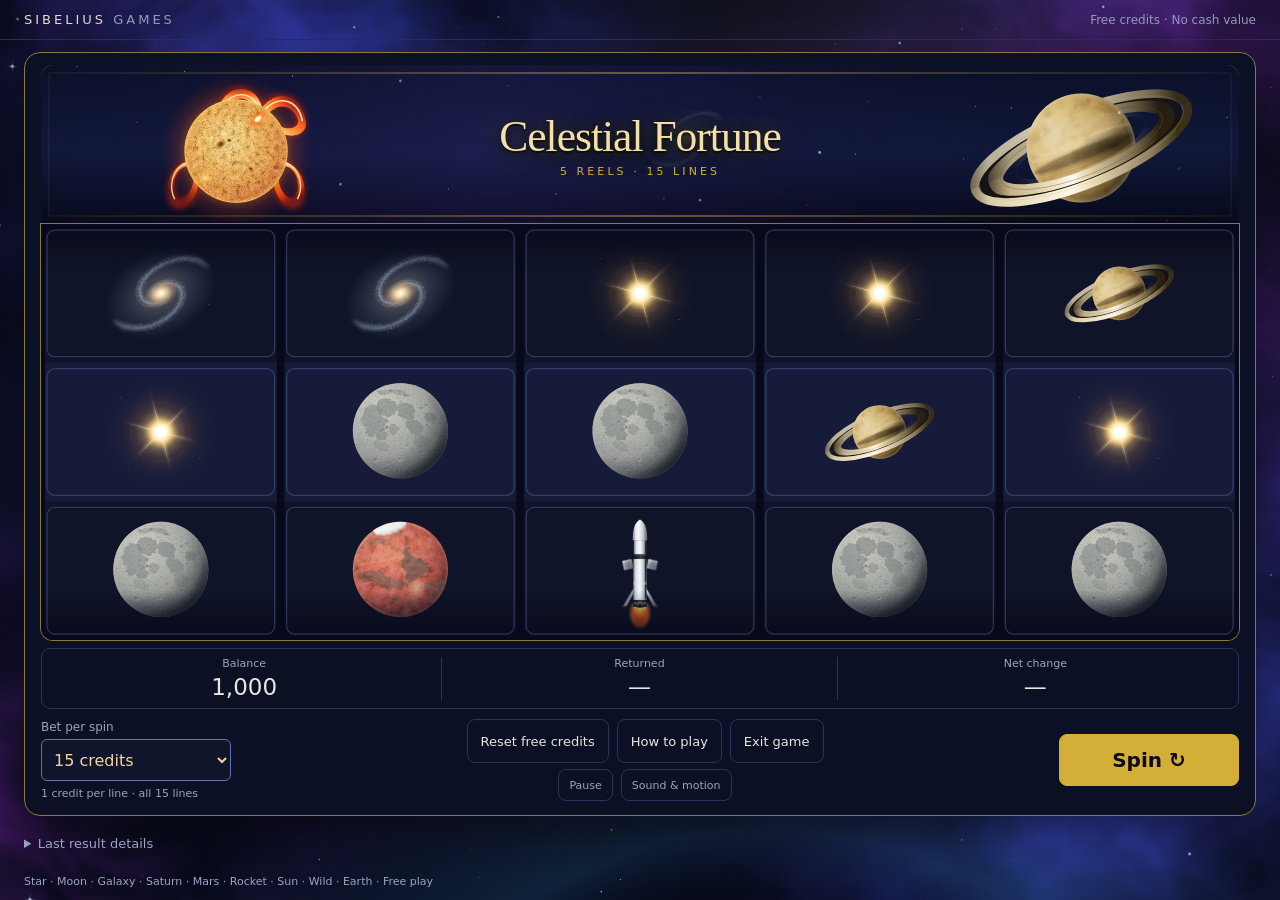
<file: celestial-fortune/index.html>
<!doctype html>
<html lang="en"><head><meta charset="UTF-8"><meta name="viewport" content="width=device-width,initial-scale=1"><title>Celestial Fortune — Sibelius Games</title>  <script type="module" crossorigin src="./assets/main-CuT9HvuD.js"></script>
  <link rel="stylesheet" crossorigin href="./assets/main-CrmxgBxJ.css">
</head>
<body><div id="app"></div><noscript>This game needs JavaScript. Credits are free and have no cash value.</noscript></body></html>
</file>
<file: celestial-fortune/assets/main-CrmxgBxJ.css>
:root{color:#e8e6e1;font-synthesis:none;--lightningcss-light: ;--lightningcss-dark:initial;color-scheme:dark;--muted:#9aa3c0;--edge:#2a3358;--gold:#d4af37;background:#05060d;font-family:system-ui,-apple-system,sans-serif}*{box-sizing:border-box}html,body{background:#05060d;height:100%;min-height:100%;margin:0}body{overflow-x:hidden}#app{flex-direction:column;min-height:100dvh;display:flex}#starfield{pointer-events:none;z-index:0;width:100%;height:100%;display:block;position:fixed;inset:0}body>*{z-index:1;position:relative}button,select{font:inherit}button{cursor:pointer;color:#e8e6e1;background:#1a2048;border:1px solid #5a60a0;border-radius:8px;min-height:44px;padding:11px 17px}button:hover{background:#2a3260}button:disabled,button[aria-disabled=true]{opacity:.55;cursor:default}button:focus-visible,select:focus-visible,summary:focus-visible,input:focus-visible{outline-offset:4px;outline:3px solid #e6c879}button.quiet{border-color:var(--edge);background:0 0}[hidden]{display:none!important}header,main,footer{width:100%;max-width:1760px;margin:auto}header{border-bottom:1px solid var(--edge);flex:none;justify-content:space-between;align-items:center;gap:12px;padding:12px 24px;display:flex}.brand{letter-spacing:3px;color:#f0e6ce;font-size:13px}.brand span{color:var(--muted)}.credit-label{color:var(--muted);font-size:12px}main{flex-direction:column;flex:auto;min-height:0;padding:12px 24px 8px;display:flex}.machine{background:#0c1024;border:1px solid #8a7a3a;border-radius:16px;flex-direction:column;flex:auto;min-height:0;padding:12px 16px 14px;display:flex;box-shadow:0 14px 50px #0008,0 0 80px #3a2a6a44}.machine.free-spins{box-shadow:0 14px 50px #0008,0 0 90px #d4af3766,inset 0 0 40px #d4af3714}.machine[data-show=big],.machine[data-show=jackpot]{box-shadow:0 14px 60px #0008,0 0 120px #d4af3755,inset 0 0 50px #d4af3718}.machine[data-show=bonus]{box-shadow:0 14px 60px #0008,0 0 120px #38aeff55,inset 0 0 50px #38aeff18}.glass{flex-direction:column;flex:auto;min-height:0;display:flex}.top-box{border-radius:12px 12px 0 0;flex:.22 118px;min-height:118px;max-height:220px;position:relative;overflow:hidden;box-shadow:inset 0 0 0 1px #8a7a3a}.top-box canvas{width:100%;height:100%;display:block}.topbox-ui{pointer-events:none;justify-content:center;align-items:center;padding:4px 16px;display:flex;position:absolute;inset:0}.heading{text-align:center;background:radial-gradient(#0a1024c4,#0a102400 72%);margin:0;padding:2px 24px}h1{letter-spacing:-1px;color:#f3e0a8;text-shadow:0 0 28px #d4af3766,0 2px 12px #000,0 2px #0008;margin:0;font-family:Georgia,serif;font-size:clamp(24px,3.4vw,44px);font-weight:400}.cabinet-meta{letter-spacing:.28em;text-transform:uppercase;color:#d4af37;margin:4px 0 0;font-size:11px}.top-box:has(#win-celebration:not([hidden])) .heading{visibility:hidden}.reels-well{border-radius:0 0 12px 12px;flex:.78 270px;min-height:270px;position:relative;overflow:hidden;box-shadow:inset 0 24px 50px #0008,0 0 0 1px #8a7a3a}.reels-well canvas{width:100%;height:100%;display:block}#win-celebration{pointer-events:none;isolation:isolate;justify-content:center;align-items:center;display:flex;position:absolute;inset:0}.win-card{text-align:center;color:#fff0be;text-shadow:0 0 18px #000,0 0 22px #d4af3766;background:radial-gradient(#0a1024e0,#0a102400 72%);border:none;border-radius:14px;flex-direction:column;align-items:center;gap:2px;max-width:96%;padding:6px 36px 8px;display:flex;position:relative}.win-title{letter-spacing:.06em;text-shadow:0 0 22px #ffbc5988;font:600 clamp(16px,2.6vw,34px) Georgia,serif}.win-amount{font-variant-numeric:tabular-nums;font-size:clamp(16px,2.4vw,32px)}.win-net{color:#d8d4d0;letter-spacing:.04em;font-size:11px}#win-celebration>button{pointer-events:auto;z-index:2;min-height:28px;margin:0;padding:3px 8px;font-size:10px;position:absolute;top:8px;right:8px}.win-card:has(.win-title:empty){display:none}#win-celebration[data-tier=bonus] .win-card{color:#ceefff;text-shadow:0 0 18px #000,0 0 22px #38aeff88}#win-celebration[data-tier=jackpot] .win-title{font-size:clamp(16px,2.8vw,36px)}#win-celebration[data-motion=standard] .win-card{animation:.55s ease-out both win-arrive}.win-particles{pointer-events:none;z-index:-1;position:absolute;inset:0;overflow:hidden}.win-particles i{width:5px;height:5px;animation:win-star 2.8s ease-out var(--delay) both;background:#ffe8a1;border-radius:50%;position:absolute;top:50%;left:50%;box-shadow:0 0 10px #ffd46a}#win-celebration[data-tier=bonus] .win-particles i{background:#b3e9ff;box-shadow:0 0 10px #60bfff}@keyframes win-arrive{0%{opacity:0;transform:translateY(10px)scale(.92)}to{opacity:1;transform:none}}@keyframes win-star{0%{opacity:0;transform:translate(0)scale(.5)}18%{opacity:.95}to{opacity:0;transform:translate(var(--dx),var(--dy)) scale(.2)}}.bonus{text-align:center;color:#ffe9a8;letter-spacing:.12em;text-transform:uppercase;margin:8px 0 0;font-size:12px}h2{margin:6px 0 14px;font-family:Georgia,serif;font-size:25px;font-weight:400}.sr-only{clip:rect(0,0,0,0);white-space:nowrap;border:0;width:1px;height:1px;margin:-1px;padding:0;position:absolute;overflow:hidden}.meters{border:1px solid var(--edge);border-radius:9px;flex:none;grid-template-columns:repeat(3,1fr);margin-top:8px;padding:8px 5px;display:grid}.meters div{text-align:center;border-right:1px solid var(--edge)}.meters div:last-child{border:0}.meters span{color:var(--muted);margin-bottom:4px;font-size:11px;display:block}.meters strong{font-variant-numeric:tabular-nums;font-size:23px;font-weight:500}.spin-row{flex:none;grid-template-columns:minmax(140px,190px) minmax(0,1fr) 180px;align-items:center;gap:16px;margin-top:10px;display:grid}.spin-row strong{font-size:16px}.spin-row div span{color:var(--muted);margin-top:3px;font-size:11px;display:block}#spin{color:#0a0a19;background:#d4af37;border-color:#d4af37;min-width:180px;min-height:52px;font-size:20px;font-weight:650}.machine-controls{min-width:0}.primary-controls,.secondary-controls{flex-wrap:wrap;justify-content:center;gap:8px;display:flex}.primary-controls button{padding:9px 13px;font-size:13px}.secondary-controls{margin-top:6px}.secondary-controls button{min-height:32px;color:var(--muted);padding:4px 10px;font-size:11px}.panel{border:1px solid var(--edge);background:#10152c;border-radius:12px;padding:22px}.panel+.panel{margin-top:16px}.actions{gap:8px;display:flex}.actions button{flex:1;padding:9px}.wide{width:100%;margin-top:10px}details{color:var(--muted);flex:none;margin-top:12px;font-size:13px}summary{cursor:pointer;padding:8px 0}table{border-collapse:collapse;width:100%;margin:16px 0;font-size:13px}th,td{border-bottom:1px solid var(--edge);text-align:left;padding:9px 5px}caption{text-align:left;padding-bottom:8px}#notice,#error{border:1px solid var(--gold);border-radius:8px;padding:14px;font-size:14px}footer{color:var(--muted);flex:none;padding:8px 24px 12px;font-size:11px}#left{text-align:center;border:1px solid var(--edge);background:#0c1024cc;border-radius:16px;max-width:520px;margin:12vh auto;padding:32px}#left p{color:#c5c8dc;font-size:16px;line-height:1.6}dialog{color:#e8e6e1;background:#12183a;border:1px solid #6a6fb0;border-radius:14px;width:calc(100% - 32px);max-width:520px;max-height:85vh;padding:26px;overflow:auto}dialog::backdrop{background:#000a}dialog p{color:#c5c8dc;font-size:14px;line-height:1.65}dialog label{margin:18px 0;display:block}dialog select{color:#fff;border:1px solid var(--edge);background:#0a0e24;border-radius:6px;width:100%;padding:12px}dialog button{margin-top:14px}input{accent-color:#d4af37;vertical-align:middle;width:18px;height:18px}.bet-control{flex:1;min-width:0}.bet-control label{color:var(--muted);margin-bottom:5px;font-size:12px;display:block}#bet{color:#f3d59a;width:100%;max-width:190px;min-height:42px;font:inherit;background:#10152c;border:1px solid #6a6fb0;border-radius:6px;padding:8px;display:block}#bet:focus-visible{outline-offset:3px;outline:2px solid #f3d59a}#bet:disabled{opacity:.65}#bet-hint{white-space:normal;margin-top:6px;display:block}#win-explanations{padding-left:22px}#win-explanations li{overflow-wrap:anywhere;margin:12px 0;font-size:14px;line-height:1.65}#desk{text-align:center;background:#0c1024ee;border:1px solid #8a7a3a;border-radius:16px;max-width:36rem;margin:18vh auto;padding:36px 28px;display:none;box-shadow:0 14px 50px #0008}#desk h1{margin-bottom:16px;font-size:clamp(28px,6vw,44px)}#desk p{color:#c5c8dc;margin:0 0 12px;font-size:17px;line-height:1.65}#desk p:last-child{color:var(--muted);margin:0;font-size:14px}@media (width<=1023px){header,main,footer,#left{display:none!important}#desk{display:block}}
</file>
